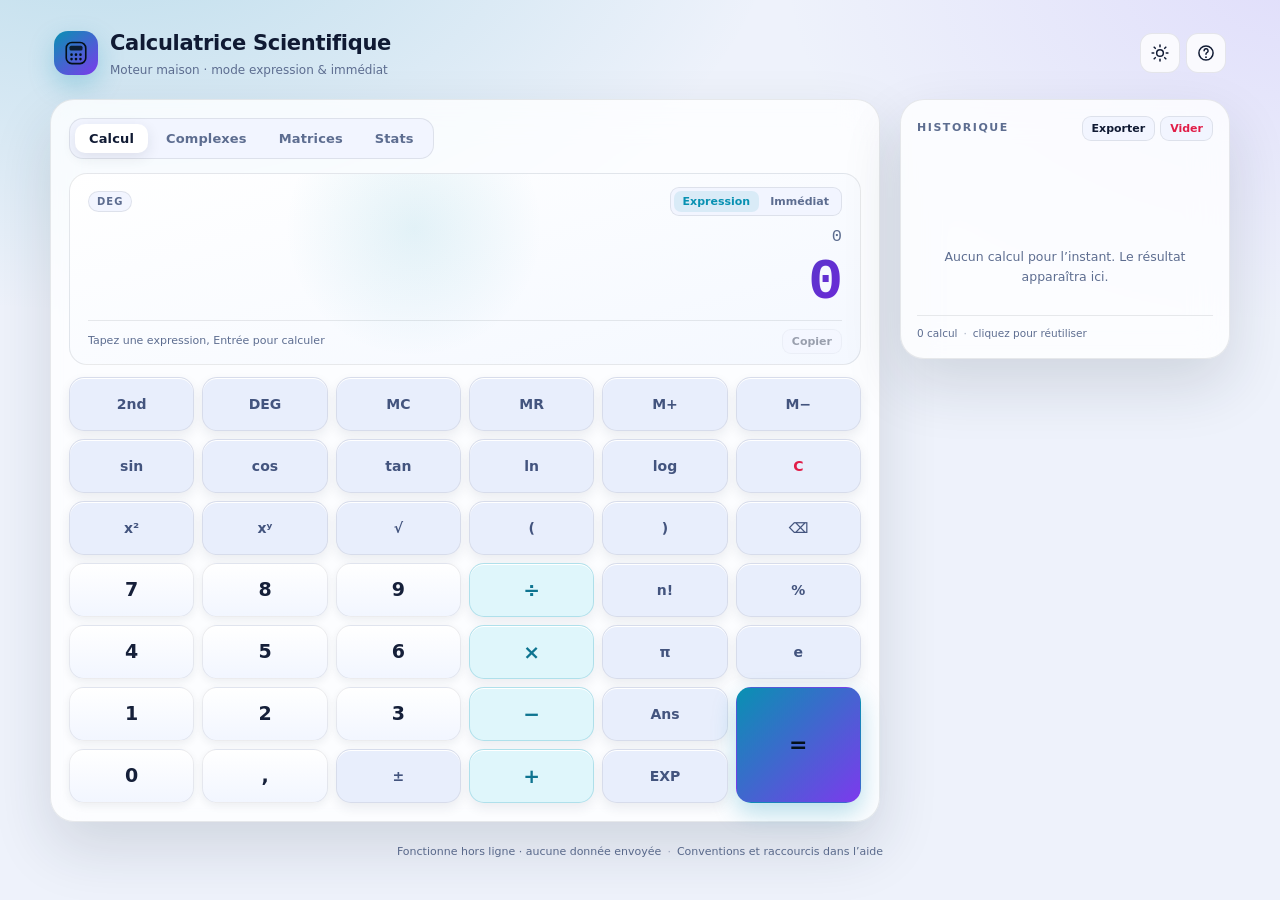
<file: index.html>
<!DOCTYPE html>
<html lang="fr" data-theme="dark">
<head>
  <meta charset="utf-8">
  <meta name="viewport" content="width=device-width, initial-scale=1, viewport-fit=cover">
  <meta name="description" content="Calculatrice scientifique avancée : expression ou mode immédiat, complexes, matrices, statistiques, historique et thèmes sombre, clair et ambre.">
  <meta name="theme-color" content="#0b1020">
  <title>Calculatrice Scientifique</title>
  <link rel="manifest" href="manifest.webmanifest">
  <link rel="icon" href="icons/icon.svg" type="image/svg+xml">
  <link rel="stylesheet" href="styles.css">
</head>
<body>
  <div class="app-shell">
    <header class="topbar">
      <div class="brand">
        <span class="brand-mark" aria-hidden="true">
          <svg viewBox="0 0 32 32" fill="none">
            <rect x="4" y="3" width="24" height="26" rx="7" stroke="currentColor" stroke-width="2"/>
            <rect x="8" y="7" width="16" height="6" rx="2" fill="currentColor" opacity=".85"/>
            <circle cx="10.5" cy="18" r="1.6" fill="currentColor"/>
            <circle cx="16" cy="18" r="1.6" fill="currentColor"/>
            <circle cx="21.5" cy="18" r="1.6" fill="currentColor"/>
            <circle cx="10.5" cy="23.5" r="1.6" fill="currentColor"/>
            <circle cx="16" cy="23.5" r="1.6" fill="currentColor"/>
            <circle cx="21.5" cy="23.5" r="1.6" fill="currentColor"/>
          </svg>
        </span>
        <div class="brand-text">
          <h1>Calculatrice Scientifique</h1>
          <p>Moteur maison · mode expression &amp; immédiat</p>
        </div>
      </div>
      <div class="topbar-actions">
        <button class="icon-btn history-toggle" id="historyToggle" type="button" aria-label="Ouvrir l’historique" title="Historique">
          <svg viewBox="0 0 24 24" fill="none" aria-hidden="true">
            <circle cx="12" cy="12" r="8.5" stroke="currentColor" stroke-width="1.8"/>
            <path d="M12 7.5V12l3 2" stroke="currentColor" stroke-width="1.8" stroke-linecap="round" stroke-linejoin="round"/>
          </svg>
        </button>
        <button class="icon-btn" id="themeToggle" type="button" aria-label="Changer de thème" title="Thème : sombre / clair / ambre">
          <svg class="icon-moon" viewBox="0 0 24 24" fill="none" aria-hidden="true">
            <path d="M20 14.5A8.5 8.5 0 1 1 9.5 4a7 7 0 0 0 10.5 10.5Z" stroke="currentColor" stroke-width="1.8" stroke-linejoin="round"/>
          </svg>
          <svg class="icon-sun" viewBox="0 0 24 24" fill="none" aria-hidden="true">
            <circle cx="12" cy="12" r="4" stroke="currentColor" stroke-width="1.8"/>
            <path d="M12 2.5v2M12 19.5v2M2.5 12h2M19.5 12h2M5 5l1.4 1.4M17.6 17.6 19 19M19 5l-1.4 1.4M6.4 17.6 5 19" stroke="currentColor" stroke-width="1.8" stroke-linecap="round"/>
          </svg>
          <svg class="icon-amber" viewBox="0 0 24 24" fill="none" aria-hidden="true">
            <path d="M5 15.5a7 7 0 0 1 14 0M2.5 19h19M12 4.5V7M4.6 8.1l1.7 1.7M19.4 8.1l-1.7 1.7" stroke="currentColor" stroke-width="1.8" stroke-linecap="round"/>
          </svg>
        </button>
        <button class="icon-btn" id="helpToggle" type="button" aria-label="Aide et raccourcis" title="Aide">
          <svg viewBox="0 0 24 24" fill="none" aria-hidden="true">
            <circle cx="12" cy="12" r="8.5" stroke="currentColor" stroke-width="1.8"/>
            <path d="M9.7 9.3a2.4 2.4 0 1 1 3.4 2.2c-.7.4-1.1.9-1.1 1.7v.3" stroke="currentColor" stroke-width="1.8" stroke-linecap="round"/>
            <circle cx="12" cy="17" r="1.1" fill="currentColor"/>
          </svg>
        </button>
      </div>
    </header>

    <main class="workspace">
      <section class="calculator panel" aria-label="Calculatrice">
        <nav class="tabs" role="tablist" aria-label="Modules de calcul">
          <button class="tab is-active" type="button" role="tab" aria-selected="true" data-tab="calc">Calcul</button>
          <button class="tab" type="button" role="tab" aria-selected="false" data-tab="complex">Complexes</button>
          <button class="tab" type="button" role="tab" aria-selected="false" data-tab="matrix">Matrices</button>
          <button class="tab" type="button" role="tab" aria-selected="false" data-tab="stats">Stats</button>
        </nav>

        <!-- ============ Calcul ============ -->
        <div class="tab-panel" id="panel-calc" role="tabpanel" aria-label="Calcul">
          <div class="display" id="display">
            <div class="display-head">
              <div class="chips">
                <span class="chip" id="angleChip">DEG</span>
                <span class="chip chip-accent" id="secondChip" hidden>2nd</span>
                <span class="chip" id="memChip" hidden>M</span>
              </div>
              <div class="mode-switch" role="group" aria-label="Mode de calcul">
                <button type="button" data-mode="expression" class="is-active">Expression</button>
                <button type="button" data-mode="immediate">Immédiat</button>
              </div>
            </div>
            <div class="display-expr" id="exprLine">0</div>
            <div class="display-result" id="resultLine" aria-live="polite">0</div>
            <div class="display-error" id="errorLine" role="alert" hidden></div>
            <div class="display-foot">
              <span class="display-hint" id="displayHint">Tapez une expression, Entrée pour calculer</span>
              <button class="ghost-btn small" id="copyBtn" type="button">Copier</button>
            </div>
          </div>
          <div class="keypad" id="keypad" role="group" aria-label="Pavé de la calculatrice"></div>
        </div>

        <!-- ============ Complexes ============ -->
        <div class="tab-panel" id="panel-complex" role="tabpanel" aria-label="Complexes" hidden>
          <div class="module">
            <div class="module-head">
              <h2>Calcul complexe</h2>
              <p>Saisissez une expression avec <code>i</code>, par exemple <code>(3+4i)*(1-2i)</code>.</p>
            </div>
            <input id="complexInput" class="text-input" type="text" value="3+4i" spellcheck="false" autocomplete="off" aria-label="Expression complexe">
            <div class="quick-keys" id="complexKeys">
              <button type="button" data-insert="i">i</button>
              <button type="button" data-insert="+">+</button>
              <button type="button" data-insert="−">−</button>
              <button type="button" data-insert="×">×</button>
              <button type="button" data-insert="÷">÷</button>
              <button type="button" data-insert="^">^</button>
              <button type="button" data-insert="(">(</button>
              <button type="button" data-insert=")">)</button>
              <button type="button" data-insert="conj(">conj</button>
              <button type="button" data-insert="arg(">arg</button>
              <button type="button" data-insert="abs(">|z|</button>
            </div>
            <div class="module-actions">
              <button class="primary-btn" id="complexEval" type="button">Calculer</button>
              <button class="ghost-btn" id="complexClear" type="button">Effacer</button>
            </div>
            <div class="readout">
              <div class="readout-grid">
                <div>
                  <div class="readout-label">Forme algébrique</div>
                  <div class="readout-value" id="complexRect">—</div>
                </div>
                <div>
                  <div class="readout-label">Forme polaire</div>
                  <div class="readout-value" id="complexPolar">—</div>
                </div>
              </div>
              <div class="readout-label">Module · argument</div>
              <div class="readout-sub" id="complexDetail">—</div>
              <p class="module-error" id="complexError" role="alert" hidden></p>
            </div>
          </div>
        </div>

        <!-- ============ Matrices ============ -->
        <div class="tab-panel" id="panel-matrix" role="tabpanel" aria-label="Matrices" hidden>
          <div class="module">
            <div class="module-head">
              <h2>Matrices</h2>
              <p>Remplissez A et B (valeurs ou petites expressions), puis choisissez une opération.</p>
            </div>
            <div class="matrix-toolbar">
              <label for="matrixSize">Taille</label>
              <select id="matrixSize">
                <option value="2">2 × 2</option>
                <option value="3">3 × 3</option>
              </select>
              <button class="ghost-btn small" id="matrixReset" type="button">Réinitialiser</button>
            </div>
            <div class="matrix-grid">
              <div class="matrix-block">
                <h3>Matrice A</h3>
                <div class="matrix-inputs" id="matrixA"></div>
              </div>
              <div class="matrix-block">
                <h3>Matrice B</h3>
                <div class="matrix-inputs" id="matrixB"></div>
              </div>
            </div>
            <div class="matrix-ops">
              <button type="button" data-op="add">A + B</button>
              <button type="button" data-op="sub">A − B</button>
              <button type="button" data-op="mul">A × B</button>
              <button type="button" data-op="detA">det(A)</button>
              <button type="button" data-op="invA">A⁻¹</button>
              <button type="button" data-op="transA">Aᵀ</button>
              <button type="button" data-op="transB">Bᵀ</button>
            </div>
            <div class="readout">
              <div class="readout-label" id="matrixResultLabel">Résultat</div>
              <div class="matrix-result" id="matrixResult">—</div>
              <p class="module-error" id="matrixError" role="alert" hidden></p>
            </div>
          </div>
        </div>

        <!-- ============ Statistiques ============ -->
        <div class="tab-panel" id="panel-stats" role="tabpanel" aria-label="Statistiques" hidden>
          <div class="module">
            <div class="module-head">
              <h2>Statistiques</h2>
              <p>Une valeur par ligne. Pour une régression, écrivez des couples <code>x ; y</code> (point-virgule).</p>
            </div>
            <textarea id="statsInput" class="text-input stats-input" rows="6" spellcheck="false" aria-label="Série statistique">2
4
4
4
5
5
7
9</textarea>
            <div class="module-actions">
              <button class="primary-btn" id="statsCompute" type="button">Calculer</button>
              <button class="ghost-btn" id="statsExample" type="button">Exemple avec couples</button>
            </div>
            <div class="stat-grid" id="statsSummary"></div>
            <div class="readout" id="statsRegressionBox" hidden>
              <div class="readout-label">Régression linéaire</div>
              <div class="stat-grid" id="statsRegression"></div>
              <p class="readout-sub" id="statsEquation">—</p>
            </div>
            <p class="module-error" id="statsError" role="alert" hidden></p>
          </div>
        </div>
      </section>

      <aside class="history panel" id="historyPanel" aria-label="Historique des calculs">
        <div class="history-head">
          <h2>Historique</h2>
          <div class="history-actions">
            <button class="ghost-btn small" id="exportBtn" type="button">Exporter</button>
            <button class="ghost-btn small danger" id="clearHistoryBtn" type="button">Vider</button>
            <button class="icon-btn history-close" id="closeHistory" type="button" aria-label="Fermer l’historique">
              <svg viewBox="0 0 24 24" fill="none" aria-hidden="true"><path d="m6 6 12 12M18 6 6 18" stroke="currentColor" stroke-width="1.8" stroke-linecap="round"/></svg>
            </button>
          </div>
        </div>
        <ol class="history-list" id="historyList"></ol>
        <p class="history-empty" id="historyEmpty">Aucun calcul pour l’instant. Le résultat apparaîtra ici.</p>
        <div class="history-foot">
          <span id="historyCount">0 calcul</span>
          <span class="dot" aria-hidden="true">·</span>
          <span>cliquez pour réutiliser</span>
        </div>
      </aside>
      <div class="backdrop" id="backdrop" hidden></div>
    </main>

    <footer class="footer">
      <span>Fonctionne hors ligne · aucune donnée envoyée</span>
      <span class="dot" aria-hidden="true">·</span>
      <span>Conventions et raccourcis dans l’aide</span>
    </footer>
  </div>

  <dialog id="helpDialog" class="help-dialog" aria-labelledby="helpTitle">
    <div class="help-head">
      <div>
        <p class="eyebrow">Mode d’emploi</p>
        <h2 id="helpTitle">Aide et raccourcis</h2>
      </div>
      <form method="dialog">
        <button class="icon-btn" type="submit" aria-label="Fermer l’aide">
          <svg viewBox="0 0 24 24" fill="none" aria-hidden="true"><path d="m6 6 12 12M18 6 6 18" stroke="currentColor" stroke-width="1.8" stroke-linecap="round"/></svg>
        </button>
      </form>
    </div>
    <div class="help-body">
      <section>
        <h3>Deux modes</h3>
        <p><strong>Expression</strong> : les priorités habituelles s’appliquent, <code>2+3×4 = 14</code>, l’expression reste modifiable.</p>
        <p><strong>Immédiat</strong> : façon calculatrice de poche, <code>2+3×4 = 20</code>, <code>=</code> répété rejoue la dernière opération.</p>
      </section>
      <section>
        <h3>Conventions</h3>
        <ul>
          <li><code>,</code> est la virgule décimale ; <code>;</code> sépare les arguments : <code>log(8;2)</code>.</li>
          <li><code>%</code> divise par 100 : <code>200+10% = 200,1</code>.</li>
          <li><code>−2^2 = −4</code>, <code>2^3^2 = 512</code>, <code>3! = 6</code>, <code>50% = 0,5</code>.</li>
          <li>La multiplication implicite est acceptée : <code>2π</code>, <code>3(4+5)</code>, <code>2sin(30)</code>.</li>
          <li>Les angles suivent le mode DEG / RAD / GRAD affiché en haut de l’écran.</li>
          <li><code>EXP</code> insère <code>×10^(</code> : <code>1,23 EXP 5 = 123 000</code>.</li>
        </ul>
      </section>
      <section>
        <h3>Fonctions disponibles</h3>
        <div class="help-functions">
          <p><strong>Trigonométrie</strong><br>sin, cos, tan, asin, acos, atan, sinh, cosh, tanh, asinh, acosh, atanh</p>
          <p><strong>Puissances et racines</strong><br>sqrt, cbrt, nthroot(x;n), exp, pow(x;y), ^, ², ³</p>
          <p><strong>Logarithmes</strong><br>ln, log (base 10), log2, logb(x;base)</p>
          <p><strong>Combinatoire</strong><br>fact, !, nCr, nPr, mod, abs, sign, floor, ceil, round(x;d), trunc</p>
          <p><strong>Divers</strong><br>min, max, gcd, lcm, rand(), randint(a;b), re, im, conj, arg</p>
          <p><strong>Conversions</strong><br>deg2rad, rad2deg, dms(d;m;s), c2f, f2c, km2mi, mi2km, kg2lb, lb2kg, m2ft, ft2m, l2gal, gal2l</p>
        </div>
      </section>
      <section>
        <h3>Clavier physique</h3>
        <div class="help-keys">
          <span><kbd>0</kbd>–<kbd>9</kbd> chiffres</span>
          <span><kbd>+</kbd> <kbd>-</kbd> <kbd>*</kbd> <kbd>/</kbd> <kbd>^</kbd> opérateurs</span>
          <span><kbd>Entrée</kbd> ou <kbd>=</kbd> calculer</span>
          <span><kbd>Retour arrière</kbd> effacer un caractère</span>
          <span><kbd>Échap</kbd> tout effacer</span>
          <span><kbd>p</kbd> insère π</span>
        </div>
      </section>
      <section>
        <h3>Modules avancés</h3>
        <ul>
          <li><strong>Complexes</strong> : résultat en forme algébrique et polaire.</li>
          <li><strong>Matrices</strong> : 2×2 ou 3×3, somme, différence, produit, déterminant, inverse, transposée.</li>
          <li><strong>Stats</strong> : effectif, somme, moyenne, médiane, quartiles, min/max, écarts-types, régression linéaire.</li>
        </ul>
      </section>
    </div>
  </dialog>

  <div class="toast" id="toast" role="status" aria-live="polite" hidden></div>

  <script src="engine.js"></script>
  <script src="app.js"></script>
</body>
</html>
</file>
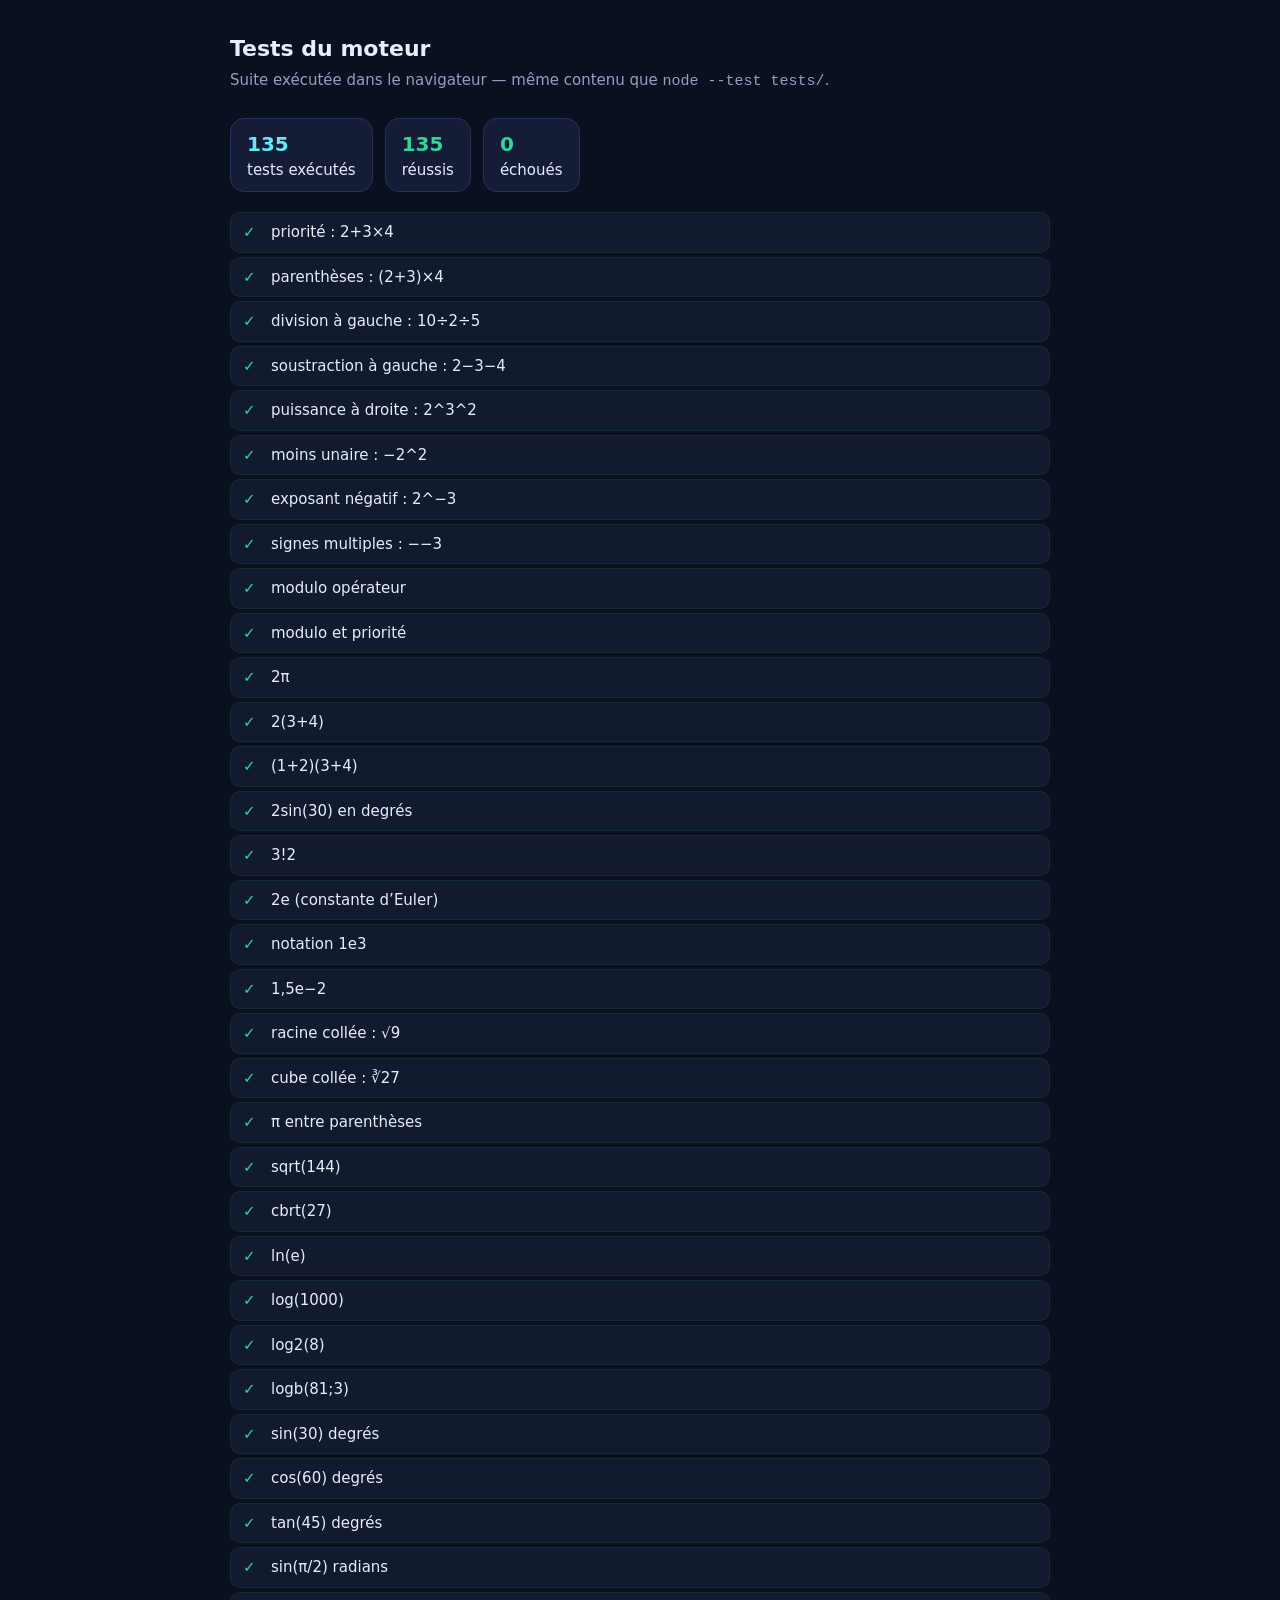
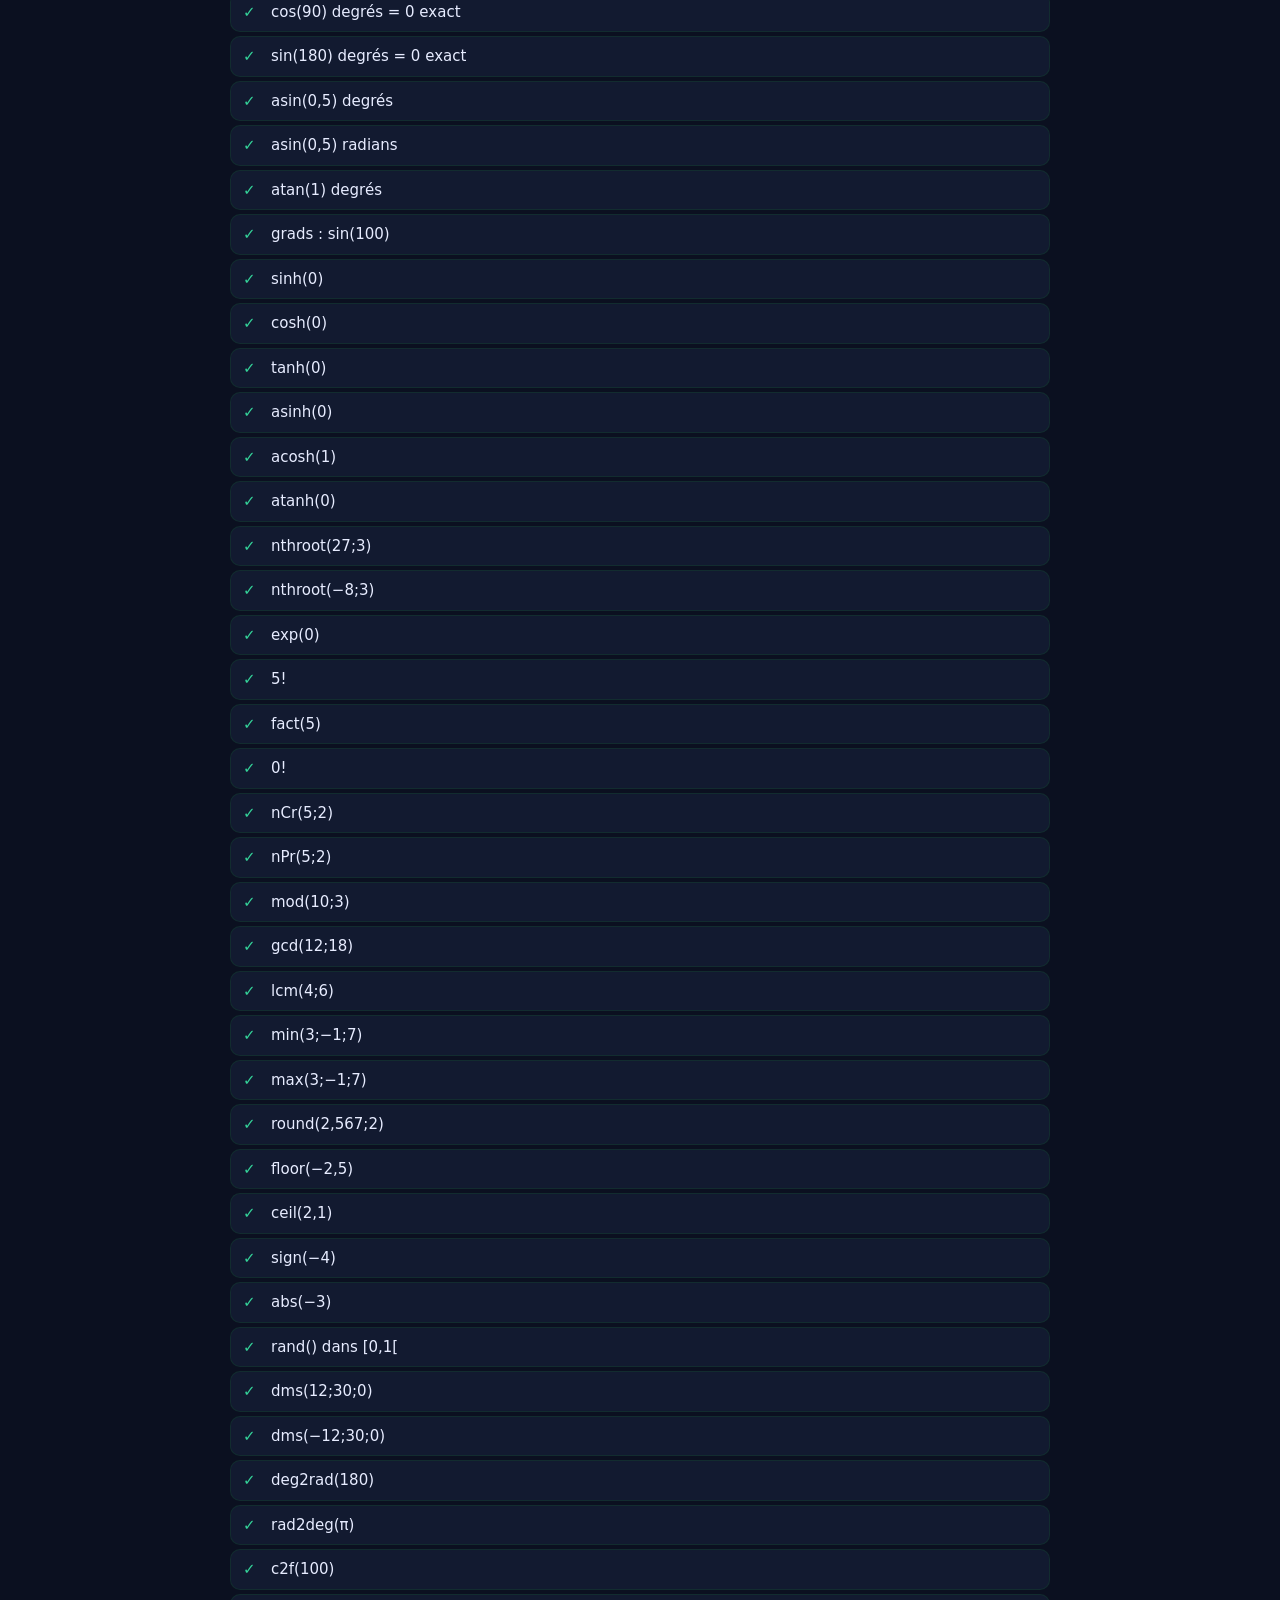
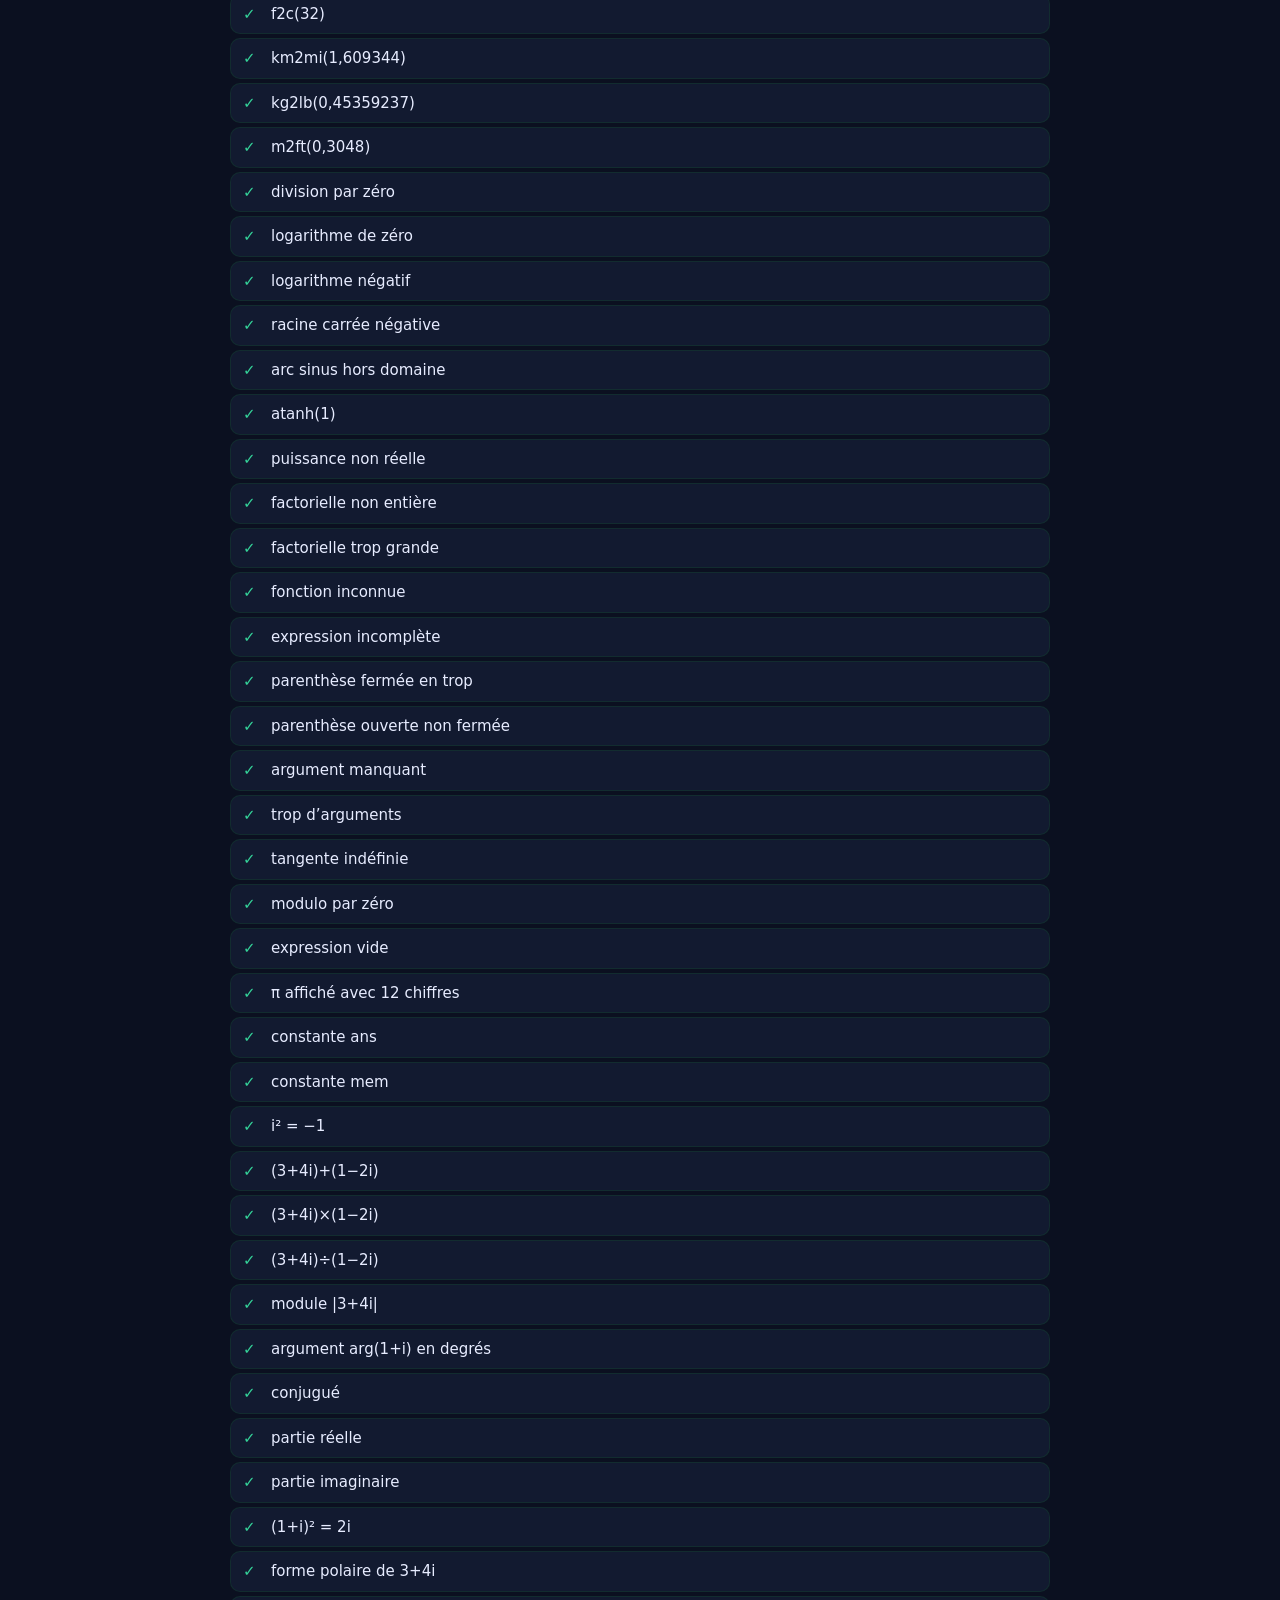
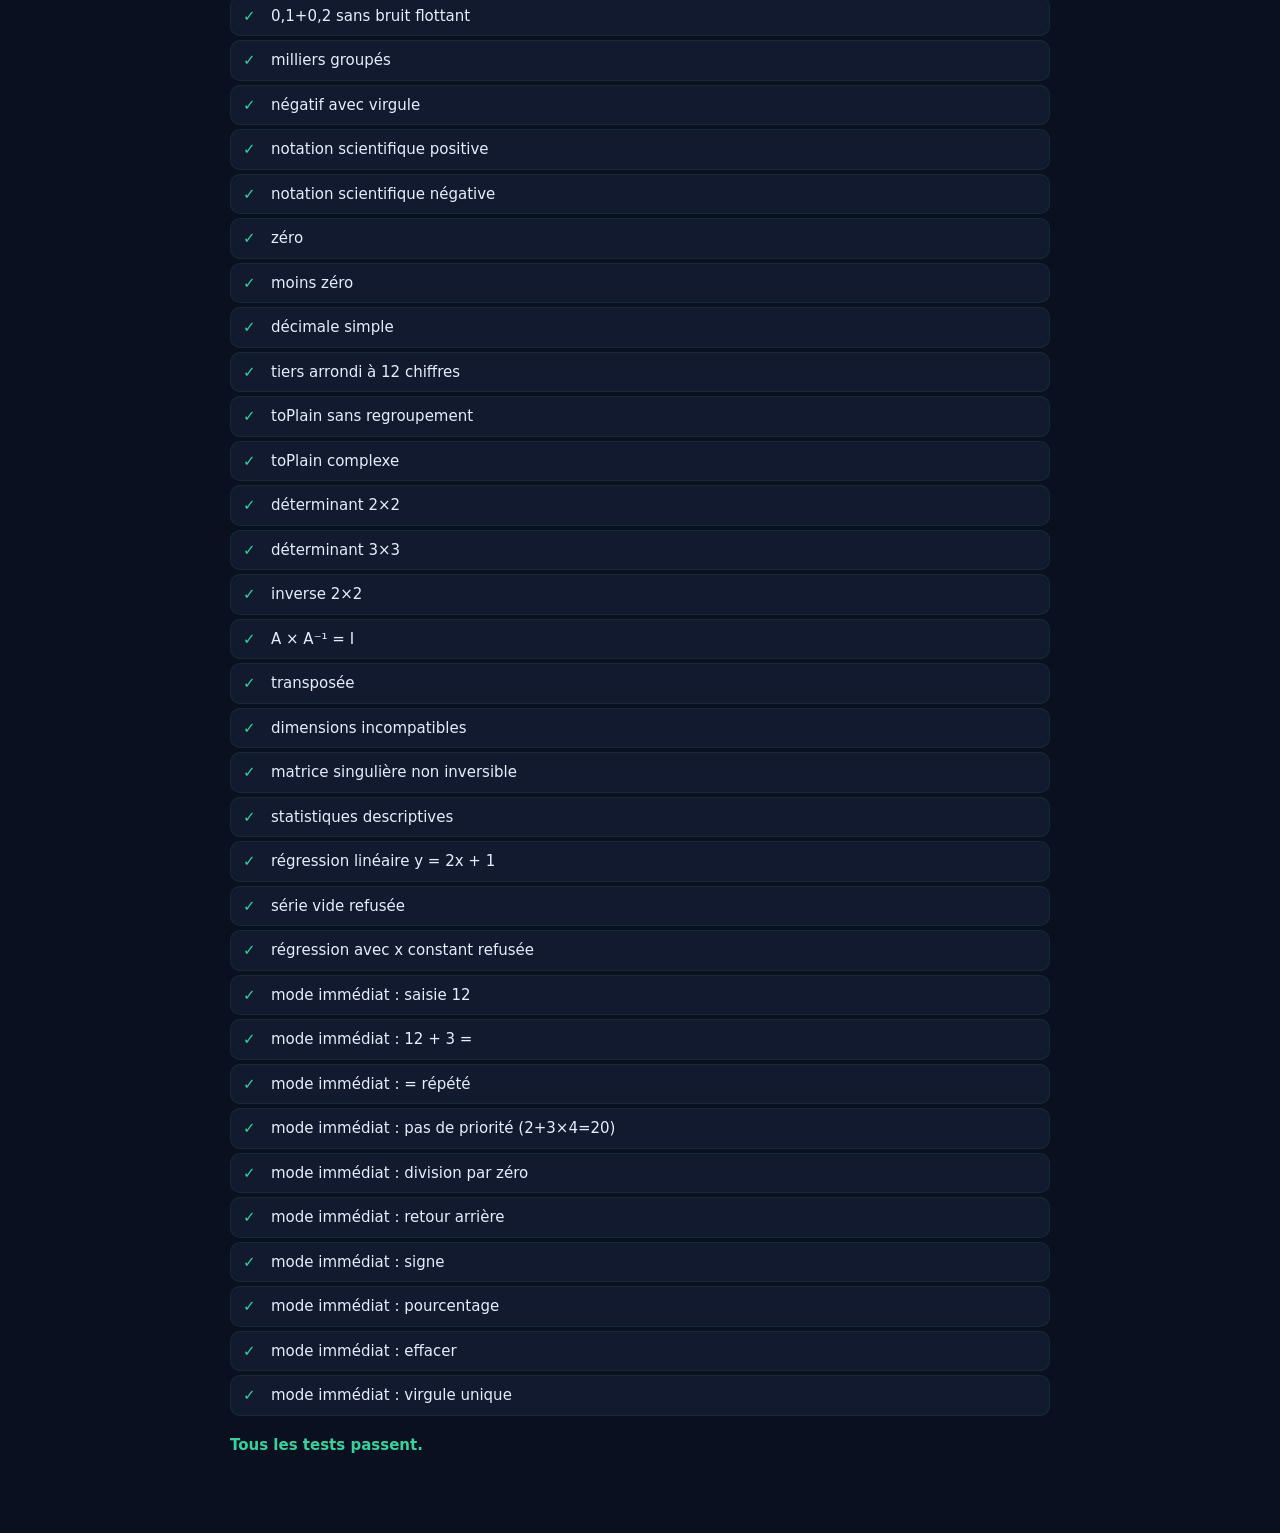
<file: tests/tests.html>
<!DOCTYPE html>
<html lang="fr">
<head>
  <meta charset="utf-8">
  <meta name="viewport" content="width=device-width, initial-scale=1">
  <title>Tests du moteur — Calculatrice Scientifique</title>
  <style>
    :root { color-scheme: dark; }
    body {
      margin: 0; padding: 32px 20px 64px;
      background: #0b1020; color: #e7ecff;
      font: 15px/1.5 "Segoe UI", system-ui, sans-serif;
    }
    main { max-width: 820px; margin: 0 auto; }
    h1 { font-size: 22px; margin: 0 0 4px; }
    p.sub { color: #93a0c4; margin: 0 0 24px; }
    .summary {
      display: flex; gap: 12px; flex-wrap: wrap; margin-bottom: 20px;
    }
    .badge {
      padding: 10px 16px; border-radius: 14px; background: #151d36;
      border: 1px solid #26315a; font-variant-numeric: tabular-nums;
    }
    .badge b { font-size: 20px; display: block; }
    .badge.pass b { color: #34d399; }
    .badge.fail b { color: #fb7185; }
    .badge.total b { color: #67e8f9; }
    ol { list-style: none; padding: 0; margin: 0; }
    li {
      display: flex; gap: 10px; align-items: flex-start;
      padding: 8px 12px; border-radius: 10px; margin-bottom: 4px;
      background: #121a30; border: 1px solid transparent;
      font-variant-numeric: tabular-nums;
    }
    li.ok { border-color: #14532d55; }
    li.ko { border-color: #7f1d1d; background: #2a1220; }
    li .mark { width: 18px; flex: none; font-weight: 700; }
    li.ok .mark { color: #34d399; }
    li.ko .mark { color: #fb7185; }
    li .msg { color: #fda4af; font-size: 13px; display: block; margin-top: 2px; }
    .allgood { margin-top: 18px; color: #34d399; font-weight: 600; }
  </style>
</head>
<body>
<main>
  <h1>Tests du moteur</h1>
  <p class="sub">Suite exécutée dans le navigateur — même contenu que <code>node --test tests/</code>.</p>
  <div class="summary" id="summary"></div>
  <ol id="list"></ol>
  <p class="allgood" id="allgood" hidden>Tous les tests passent.</p>
</main>

<script src="../engine.js"></script>
<script src="cases.js"></script>
<script>
  (function () {
    'use strict';
    var summary = document.getElementById('summary');
    var list = document.getElementById('list');
    var allgood = document.getElementById('allgood');
    var cases = CalcTestCases.cases(CalcEngine);
    var results = [];
    var passed = 0;

    cases.forEach(function (item) {
      var entry = { name: item.name, ok: true, error: '' };
      try {
        item.fn();
        passed++;
      } catch (err) {
        entry.ok = false;
        entry.error = err && err.message ? err.message : String(err);
      }
      results.push(entry);

      var li = document.createElement('li');
      li.className = entry.ok ? 'ok' : 'ko';
      var mark = document.createElement('span');
      mark.className = 'mark';
      mark.textContent = entry.ok ? '✓' : '✕';
      var body = document.createElement('span');
      body.textContent = entry.name;
      if (!entry.ok) {
        var msg = document.createElement('span');
        msg.className = 'msg';
        msg.textContent = entry.error;
        body.appendChild(msg);
      }
      li.appendChild(mark);
      li.appendChild(body);
      list.appendChild(li);
    });

    function badge(label, value, cls) {
      var div = document.createElement('div');
      div.className = 'badge ' + cls;
      var b = document.createElement('b');
      b.textContent = value;
      div.appendChild(b);
      div.appendChild(document.createTextNode(label));
      return div;
    }

    var failed = results.length - passed;
    summary.appendChild(badge('tests exécutés', results.length, 'total'));
    summary.appendChild(badge('réussis', passed, 'pass'));
    summary.appendChild(badge('échoués', failed, failed ? 'fail' : 'pass'));
    if (!failed) allgood.hidden = false;

    window.__testResults = {
      total: results.length,
      passed: passed,
      failed: failed,
      results: results
    };
  })();
</script>
</body>
</html>
</file>
<file: styles.css>
/* ============================================================
   Calculatrice Scientifique — feuille de style
   Thèmes sombre / clair / ambre par variables CSS
   ============================================================ */

:root {
  --font-ui: "Segoe UI", system-ui, -apple-system, "Inter", "Helvetica Neue", sans-serif;
  --font-mono: ui-monospace, "Cascadia Code", "SF Mono", Consolas, "Liberation Mono", monospace;

  --bg: #070b16;
  --glow-a: rgba(34, 211, 238, .16);
  --glow-b: rgba(167, 139, 250, .14);
  --panel: rgba(17, 24, 43, .74);
  --panel-solid: #101728;
  --well: rgba(9, 14, 27, .55);
  --border: rgba(148, 163, 184, .14);
  --border-strong: rgba(148, 163, 184, .30);
  --text: #e9eeff;
  --muted: #8d9bc0;
  --accent: #22d3ee;
  --accent-2: #a78bfa;
  --accent-soft: rgba(34, 211, 238, .14);
  --danger: #fb7185;
  --shadow: 0 30px 70px rgba(0, 0, 0, .50);

  --display-bg: linear-gradient(165deg, rgba(10, 16, 30, .94), rgba(17, 26, 47, .74));
  --result-gradient: linear-gradient(120deg, #e9eeff, #67e8f9 55%, #c4b5fd);
  --num-bg: linear-gradient(180deg, rgba(38, 50, 82, .92), rgba(27, 37, 62, .92));
  --num-text: #f2f6ff;
  --key-border: rgba(148, 163, 184, .13);
  --key-shadow: inset 0 1px 0 rgba(255, 255, 255, .07), 0 4px 10px rgba(0, 0, 0, .16);
  --key-bg-hover: rgba(56, 72, 112, .96);
  --fn-bg: rgba(30, 41, 68, .62);
  --fn-text: #a7b7dd;
  --op-bg: rgba(34, 211, 238, .12);
  --op-text: #67e8f9;
  --toast-bg: #e9eeff;
  --toast-text: #0b1020;
  color-scheme: dark;
}

[data-theme="light"] {
  --bg: #eef2fb;
  --glow-a: color-mix(in srgb, var(--accent) 22%, transparent);
  --glow-b: rgba(167, 139, 250, .20);
  --panel: rgba(255, 255, 255, .80);
  --panel-solid: #ffffff;
  --well: rgba(241, 245, 255, .92);
  --border: rgba(15, 23, 42, .09);
  --border-strong: rgba(15, 23, 42, .22);
  --text: #101a33;
  --muted: #5d6d90;
  --accent: #0891b2;
  --accent-2: #7c3aed;
  --accent-soft: rgba(8, 145, 178, .10);
  --danger: #e11d48;
  --shadow: 0 26px 60px rgba(30, 41, 59, .14);

  --display-bg: linear-gradient(165deg, #ffffff, #f4f8ff);
  --result-gradient: linear-gradient(120deg, #0f172a, #0e7490 55%, #6d28d9);
  --num-bg: linear-gradient(180deg, #ffffff, #f2f6ff);
  --num-text: #16203a;
  --key-border: rgba(15, 23, 42, .08);
  --key-shadow: inset 0 1px 0 #ffffff, 0 5px 12px rgba(30, 41, 59, .08);
  --key-bg-hover: #ffffff;
  --fn-bg: #e8eefc;
  --fn-text: #43547e;
  --op-bg: #dff6fb;
  --op-text: #0e7490;
  --toast-bg: #101a33;
  --toast-text: #f8fafc;
  color-scheme: light;
}

[data-theme="amber"] {
  --bg: #140d07;
  --glow-a: rgba(251, 191, 36, .14);
  --glow-b: rgba(234, 88, 12, .13);
  --panel: rgba(36, 24, 14, .76);
  --panel-solid: #24180e;
  --well: rgba(22, 14, 8, .58);
  --border: rgba(253, 230, 138, .12);
  --border-strong: rgba(253, 230, 138, .28);
  --text: #fdf1dc;
  --muted: #c2a27a;
  --accent: #fbbf24;
  --accent-2: #f97316;
  --accent-soft: rgba(251, 191, 36, .14);
  --danger: #f87171;
  --shadow: 0 30px 70px rgba(0, 0, 0, .55);

  --display-bg: linear-gradient(165deg, rgba(26, 17, 9, .95), rgba(44, 29, 16, .76));
  --result-gradient: linear-gradient(120deg, #fdf1dc, #fcd34d 55%, #fb923c);
  --num-bg: linear-gradient(180deg, rgba(70, 48, 28, .92), rgba(52, 35, 20, .92));
  --num-text: #fff7e8;
  --key-border: rgba(253, 230, 138, .12);
  --key-shadow: inset 0 1px 0 rgba(255, 237, 200, .07), 0 4px 10px rgba(0, 0, 0, .20);
  --key-bg-hover: rgba(92, 64, 38, .96);
  --fn-bg: rgba(58, 39, 22, .64);
  --fn-text: #e3c79c;
  --op-bg: rgba(251, 191, 36, .13);
  --op-text: #fcd34d;
  --toast-bg: #fdf1dc;
  --toast-text: #1c1209;
  color-scheme: dark;
}

*,
*::before,
*::after {
  box-sizing: border-box;
}

[hidden] {
  display: none !important;
}

html {
  -webkit-text-size-adjust: 100%;
}

body {
  margin: 0;
  min-height: 100dvh;
  padding: clamp(12px, 2.2vw, 30px);
  background:
    radial-gradient(1100px 680px at 8% -12%, var(--glow-a), transparent 62%),
    radial-gradient(900px 620px at 102% -4%, var(--glow-b), transparent 58%),
    var(--bg);
  background-attachment: fixed;
  color: var(--text);
  font-family: var(--font-ui);
  font-size: 15px;
  line-height: 1.5;
  display: flex;
  justify-content: center;
  -webkit-font-smoothing: antialiased;
}

::selection {
  background: var(--accent-soft);
  color: var(--text);
}

button,
input,
textarea,
select {
  font-family: inherit;
  font-size: inherit;
  color: inherit;
}

button {
  cursor: pointer;
}

code,
kbd,
.mono {
  font-family: var(--font-mono);
}

.app-shell {
  width: min(1180px, 100%);
  display: flex;
  flex-direction: column;
  gap: clamp(14px, 2vw, 20px);
}

/* ------------------------------------------------------------
   En-tête
   ------------------------------------------------------------ */

.topbar {
  display: flex;
  align-items: center;
  justify-content: space-between;
  gap: 16px;
  padding: 0 4px;
}

.brand {
  display: flex;
  align-items: center;
  gap: 12px;
  min-width: 0;
}

.brand-mark {
  width: 44px;
  height: 44px;
  flex: none;
  display: grid;
  place-items: center;
  border-radius: 14px;
  background: linear-gradient(140deg, var(--accent), var(--accent-2));
  color: #041018;
  box-shadow: 0 10px 26px color-mix(in srgb, var(--accent) 28%, transparent);
}

.brand-mark svg {
  width: 26px;
  height: 26px;
}

.brand-text {
  min-width: 0;
}

.brand-text h1 {
  margin: 0;
  font-size: clamp(17px, 2.1vw, 21px);
  font-weight: 650;
  letter-spacing: -.015em;
  white-space: nowrap;
  overflow: hidden;
  text-overflow: ellipsis;
}

.brand-text p {
  margin: 1px 0 0;
  font-size: 12px;
  color: var(--muted);
  white-space: nowrap;
  overflow: hidden;
  text-overflow: ellipsis;
}

.topbar-actions {
  display: flex;
  align-items: center;
  gap: 6px;
  flex: none;
}

.icon-btn {
  width: 40px;
  height: 40px;
  display: inline-grid;
  place-items: center;
  border-radius: 12px;
  border: 1px solid var(--border);
  background: var(--panel);
  color: var(--text);
  transition: background-color .16s ease, border-color .16s ease, transform .1s ease, color .16s ease;
}

.icon-btn svg {
  width: 20px;
  height: 20px;
}

.icon-btn:hover {
  background: var(--key-bg-hover);
  border-color: var(--border-strong);
}

.icon-btn:active {
  transform: translateY(1px);
}

.icon-btn:focus-visible,
.tab:focus-visible,
.key:focus-visible,
.ghost-btn:focus-visible,
.primary-btn:focus-visible,
.quick-keys button:focus-visible,
.matrix-ops button:focus-visible,
.matrix-cell:focus-visible,
.text-input:focus-visible,
select:focus-visible {
  outline: 2px solid var(--accent);
  outline-offset: 2px;
}

[data-theme="dark"] .icon-sun,
[data-theme="dark"] .icon-amber,
[data-theme="light"] .icon-moon,
[data-theme="light"] .icon-amber,
[data-theme="amber"] .icon-moon,
[data-theme="amber"] .icon-sun {
  display: none;
}

.history-toggle,
.history-close {
  display: none;
}

/* ------------------------------------------------------------
   Structure générale
   ------------------------------------------------------------ */

.workspace {
  display: grid;
  grid-template-columns: minmax(0, 1fr) 330px;
  gap: clamp(14px, 2vw, 20px);
  align-items: start;
}

.panel {
  background: var(--panel);
  border: 1px solid var(--border);
  border-radius: 24px;
  box-shadow: var(--shadow);
  backdrop-filter: blur(18px) saturate(130%);
  -webkit-backdrop-filter: blur(18px) saturate(130%);
}

.calculator {
  padding: clamp(12px, 1.8vw, 18px);
  min-width: 0;
}

.tabs {
  display: flex;
  gap: 4px;
  padding: 5px;
  border-radius: 14px;
  background: var(--well);
  border: 1px solid var(--border);
  width: fit-content;
  max-width: 100%;
}

.tab {
  border: 0;
  background: transparent;
  color: var(--muted);
  padding: 7px 14px;
  border-radius: 10px;
  font-size: 13px;
  font-weight: 600;
  letter-spacing: .01em;
  transition: background-color .16s ease, color .16s ease, box-shadow .16s ease;
  white-space: nowrap;
}

.tab:hover {
  color: var(--text);
}

.tab.is-active {
  background: var(--panel-solid);
  color: var(--text);
  box-shadow: 0 4px 14px rgba(0, 0, 0, .18);
}

[data-theme="light"] .tab.is-active {
  box-shadow: 0 4px 14px rgba(30, 41, 59, .10);
}

.tab-panel {
  padding-top: 14px;
}

/* ------------------------------------------------------------
   Afficheur
   ------------------------------------------------------------ */

.display {
  position: relative;
  overflow: hidden;
  padding: 13px 18px 10px;
  border-radius: 18px;
  border: 1px solid var(--border);
  background: var(--display-bg);
  box-shadow: inset 0 1px 0 rgba(255, 255, 255, .06);
  transition: border-color .2s ease;
}

.display::before {
  content: "";
  position: absolute;
  inset: -40% 40% auto auto;
  width: 260px;
  height: 260px;
  border-radius: 50%;
  background: radial-gradient(circle, var(--accent-soft), transparent 70%);
  pointer-events: none;
}

.display-head {
  display: flex;
  align-items: center;
  justify-content: space-between;
  gap: 10px;
  position: relative;
}

.chips {
  display: flex;
  gap: 6px;
  min-height: 20px;
}

.chip {
  display: inline-flex;
  align-items: center;
  padding: 2px 8px;
  border-radius: 999px;
  border: 1px solid var(--border);
  background: var(--well);
  color: var(--muted);
  font-size: 10px;
  font-weight: 700;
  letter-spacing: .10em;
  text-transform: uppercase;
}

.chip-accent {
  color: var(--accent);
  border-color: var(--accent-soft);
  background: var(--accent-soft);
}

.mode-switch {
  display: flex;
  gap: 2px;
  padding: 3px;
  border-radius: 9px;
  background: var(--well);
  border: 1px solid var(--border);
}

.mode-switch button {
  border: 0;
  background: transparent;
  color: var(--muted);
  border-radius: 7px;
  padding: 4px 9px;
  font-size: 11px;
  font-weight: 600;
  transition: background-color .16s ease, color .16s ease;
}

.mode-switch button.is-active {
  background: var(--accent-soft);
  color: var(--accent);
}

.display-expr {
  position: relative;
  margin-top: 8px;
  min-height: 26px;
  text-align: right;
  font-family: var(--font-mono);
  font-size: 17px;
  color: var(--muted);
  white-space: nowrap;
  overflow-x: auto;
  scrollbar-width: none;
  font-variant-numeric: tabular-nums;
}

.display-expr::-webkit-scrollbar {
  display: none;
}

.display-result {
  position: relative;
  min-height: 66px;
  display: flex;
  align-items: center;
  justify-content: flex-end;
  text-align: right;
  font-family: var(--font-mono);
  font-size: clamp(38px, 5.6vw, 58px);
  font-weight: 600;
  line-height: 1.06;
  letter-spacing: -.02em;
  background: var(--result-gradient);
  -webkit-background-clip: text;
  background-clip: text;
  color: transparent;
  white-space: nowrap;
  overflow-x: auto;
  scrollbar-width: none;
  font-variant-numeric: tabular-nums;
  transition: opacity .18s ease;
  padding: 2px 0;
}

.display-result::-webkit-scrollbar {
  display: none;
}

.display-result.is-preview {
  opacity: .55;
}

.display-error {
  position: relative;
  margin-top: 2px;
  text-align: right;
  color: var(--danger);
  font-size: 13px;
  font-weight: 500;
}

.display-foot {
  position: relative;
  display: flex;
  align-items: center;
  justify-content: space-between;
  gap: 10px;
  margin-top: 4px;
  padding-top: 8px;
  border-top: 1px solid var(--border);
}

.display-hint {
  font-size: 11px;
  color: var(--muted);
  overflow: hidden;
  text-overflow: ellipsis;
  white-space: nowrap;
}

/* ------------------------------------------------------------
   Boutons génériques
   ------------------------------------------------------------ */

.ghost-btn {
  border: 1px solid var(--border);
  background: var(--well);
  color: var(--text);
  border-radius: 9px;
  padding: 7px 11px;
  font-size: 12px;
  font-weight: 600;
  transition: background-color .16s ease, border-color .16s ease, color .16s ease, opacity .16s ease;
}

.ghost-btn:hover:not(:disabled) {
  border-color: var(--border-strong);
  background: var(--key-bg-hover);
}

.ghost-btn.small {
  padding: 5px 9px;
  font-size: 11px;
}

.ghost-btn.danger {
  color: var(--danger);
}

.ghost-btn:disabled {
  opacity: .4;
  cursor: default;
}

.primary-btn {
  border: 0;
  border-radius: 11px;
  padding: 10px 18px;
  font-size: 13px;
  font-weight: 700;
  color: #04111c;
  background: linear-gradient(135deg, var(--accent), var(--accent-2));
  box-shadow: 0 10px 22px color-mix(in srgb, var(--accent) 22%, transparent);
  transition: transform .1s ease, box-shadow .16s ease, filter .16s ease;
}

.primary-btn:hover {
  filter: brightness(1.06);
  box-shadow: 0 12px 26px color-mix(in srgb, var(--accent) 30%, transparent);
}

.primary-btn:active {
  transform: translateY(1px);
}

/* ------------------------------------------------------------
   Pavé
   ------------------------------------------------------------ */

.keypad {
  display: grid;
  grid-template-columns: repeat(6, minmax(0, 1fr));
  gap: 8px;
  margin-top: 12px;
}

.key {
  appearance: none;
  -webkit-appearance: none;
  border: 1px solid var(--key-border);
  background: var(--fn-bg);
  color: var(--fn-text);
  border-radius: 15px;
  min-height: 54px;
  padding: 0 4px;
  display: flex;
  align-items: center;
  justify-content: center;
  font-family: var(--font-ui);
  font-size: 14px;
  font-weight: 600;
  line-height: 1;
  box-shadow: var(--key-shadow);
  user-select: none;
  -webkit-tap-highlight-color: transparent;
  transition: transform .07s ease, background-color .16s ease, color .16s ease, border-color .16s ease;
}

.key:hover {
  background: var(--key-bg-hover);
  border-color: var(--border-strong);
}

.key:active {
  transform: translateY(1px) scale(.985);
}

.k-num {
  background: var(--num-bg);
  color: var(--num-text);
  font-size: 19px;
  font-weight: 600;
}

.k-num:hover {
  background: var(--num-bg);
  filter: brightness(1.10);
}

.k-op {
  background: var(--op-bg);
  color: var(--op-text);
  border-color: color-mix(in srgb, var(--accent) 22%, transparent);
  font-size: 20px;
}

.k-op:hover {
  background: color-mix(in srgb, var(--accent) 20%, transparent);
}

.k-eq {
  background: linear-gradient(135deg, var(--accent), var(--accent-2));
  border-color: transparent;
  color: #04111c;
  font-size: 22px;
  font-weight: 700;
  box-shadow: 0 10px 24px color-mix(in srgb, var(--accent) 28%, transparent);
}

.k-eq:hover {
  background: linear-gradient(135deg, var(--accent), var(--accent-2));
  filter: brightness(1.07);
}

.k-danger {
  color: var(--danger);
}

.k-shift.is-on {
  background: var(--accent-soft);
  color: var(--accent);
  border-color: color-mix(in srgb, var(--accent) 36%, transparent);
  box-shadow: 0 0 0 1px var(--accent-soft), 0 0 18px var(--accent-soft);
}

.k-eq.is-on {
  box-shadow: 0 0 0 2px var(--accent);
}

[data-theme="light"] .k-num {
  box-shadow: inset 0 1px 0 #fff, 0 3px 8px rgba(30, 41, 59, .07);
}

/* ------------------------------------------------------------
   Historique
   ------------------------------------------------------------ */

.history {
  padding: 16px;
  position: sticky;
  top: 24px;
  max-height: calc(100dvh - 48px);
  display: flex;
  flex-direction: column;
  min-height: 260px;
}

.history-head {
  display: flex;
  align-items: center;
  justify-content: space-between;
  gap: 8px;
}

.history-head h2 {
  margin: 0;
  font-size: 11px;
  font-weight: 700;
  letter-spacing: .14em;
  text-transform: uppercase;
  color: var(--muted);
}

.history-actions {
  display: flex;
  align-items: center;
  gap: 5px;
}

.history-list {
  list-style: none;
  margin: 12px 0 0;
  padding: 0 2px 0 0;
  overflow-y: auto;
  flex: 1;
  display: flex;
  flex-direction: column;
  gap: 5px;
  scrollbar-width: thin;
  scrollbar-color: var(--border-strong) transparent;
}

.history-list::-webkit-scrollbar {
  width: 6px;
}

.history-list::-webkit-scrollbar-thumb {
  background: var(--border-strong);
  border-radius: 999px;
}

.history-list li {
  margin: 0;
}

.history-item {
  width: 100%;
  display: block;
  text-align: left;
  border: 1px solid transparent;
  background: transparent;
  border-radius: 11px;
  padding: 8px 10px;
  transition: background-color .15s ease, border-color .15s ease;
}

.history-item:hover {
  background: var(--well);
  border-color: var(--border);
}

.history-expr {
  display: block;
  font-family: var(--font-mono);
  font-size: 11.5px;
  color: var(--muted);
  white-space: nowrap;
  overflow: hidden;
  text-overflow: ellipsis;
}

.history-result {
  display: flex;
  align-items: baseline;
  justify-content: space-between;
  gap: 8px;
  margin-top: 1px;
}

.history-result strong {
  font-family: var(--font-mono);
  font-size: 15px;
  font-weight: 600;
  color: var(--text);
  overflow: hidden;
  text-overflow: ellipsis;
  white-space: nowrap;
}

.history-time {
  flex: none;
  font-size: 10px;
  color: var(--muted);
  opacity: .8;
  font-variant-numeric: tabular-nums;
}

.history-empty {
  margin: 18px 6px;
  font-size: 12.5px;
  color: var(--muted);
  text-align: center;
  line-height: 1.6;
}

.history-foot {
  display: flex;
  align-items: center;
  gap: 6px;
  margin-top: 10px;
  padding-top: 10px;
  border-top: 1px solid var(--border);
  font-size: 10.5px;
  color: var(--muted);
}

.dot {
  opacity: .55;
}

.backdrop {
  position: fixed;
  inset: 0;
  z-index: 40;
  background: rgba(4, 8, 20, .58);
  backdrop-filter: blur(3px);
  -webkit-backdrop-filter: blur(3px);
}

/* ------------------------------------------------------------
   Modules avancés
   ------------------------------------------------------------ */

.module {
  padding: 2px 2px 4px;
}

.module-head h2 {
  margin: 0 0 3px;
  font-size: 19px;
  font-weight: 650;
  letter-spacing: -.01em;
}

.module-head p {
  margin: 0 0 15px;
  font-size: 12.5px;
  color: var(--muted);
  line-height: 1.55;
}

.text-input {
  width: 100%;
  border-radius: 12px;
  border: 1px solid var(--border);
  background: var(--well);
  color: var(--text);
  padding: 11px 14px;
  font-family: var(--font-mono);
  font-size: 15px;
  outline: none;
  transition: border-color .16s ease, box-shadow .16s ease;
}

.text-input::placeholder {
  color: var(--muted);
  opacity: .7;
}

.text-input:focus {
  border-color: var(--accent);
  box-shadow: 0 0 0 3px var(--accent-soft);
}

.stats-input {
  resize: vertical;
  min-height: 128px;
  line-height: 1.65;
  font-size: 14px;
}

.quick-keys {
  display: flex;
  flex-wrap: wrap;
  gap: 6px;
  margin-top: 10px;
}

.quick-keys button {
  border: 1px solid var(--border);
  background: var(--fn-bg);
  color: var(--fn-text);
  border-radius: 9px;
  min-width: 38px;
  padding: 7px 11px;
  font-family: var(--font-mono);
  font-size: 13px;
  font-weight: 600;
  transition: background-color .15s ease, border-color .15s ease, color .15s ease;
}

.quick-keys button:hover {
  background: var(--key-bg-hover);
  color: var(--text);
  border-color: var(--border-strong);
}

.module-actions {
  display: flex;
  flex-wrap: wrap;
  gap: 8px;
  margin: 14px 0;
}

.readout {
  margin-top: 14px;
  padding: 14px;
  border-radius: 14px;
  border: 1px dashed var(--border-strong);
  background: var(--well);
}

.readout-grid {
  display: grid;
  grid-template-columns: 1fr 1fr;
  gap: 14px;
  margin-bottom: 12px;
}

.readout-label {
  font-size: 10px;
  font-weight: 700;
  letter-spacing: .12em;
  text-transform: uppercase;
  color: var(--muted);
}

.readout-value {
  margin-top: 3px;
  font-family: var(--font-mono);
  font-size: 20px;
  font-weight: 600;
  word-break: break-all;
  font-variant-numeric: tabular-nums;
}

.readout-sub {
  margin: 4px 0 0;
  font-family: var(--font-mono);
  font-size: 12.5px;
  color: var(--muted);
  word-break: break-all;
}

.module-error {
  margin: 12px 0 0;
  font-size: 12.5px;
  font-weight: 500;
  color: var(--danger);
}

/* Matrices */

.matrix-toolbar {
  display: flex;
  align-items: center;
  gap: 10px;
  margin-bottom: 14px;
  font-size: 12.5px;
  color: var(--muted);
}

.matrix-toolbar label {
  font-weight: 600;
}

select {
  border: 1px solid var(--border);
  background: var(--well);
  color: var(--text);
  border-radius: 9px;
  padding: 6px 9px;
  font-size: 12.5px;
  outline: none;
}

.matrix-grid {
  display: grid;
  grid-template-columns: 1fr 1fr;
  gap: 16px;
}

.matrix-block h3 {
  margin: 0 0 7px;
  font-size: 10.5px;
  font-weight: 700;
  letter-spacing: .12em;
  text-transform: uppercase;
  color: var(--muted);
}

.matrix-inputs {
  display: grid;
  grid-template-columns: repeat(var(--n, 2), minmax(0, 1fr));
  gap: 6px;
}

.matrix-cell {
  width: 100%;
  min-width: 0;
  text-align: center;
  padding: 9px 4px;
  border-radius: 10px;
  border: 1px solid var(--border);
  background: var(--well);
  color: var(--text);
  font-family: var(--font-mono);
  font-size: 14px;
  outline: none;
  transition: border-color .15s ease, box-shadow .15s ease;
}

.matrix-cell:focus {
  border-color: var(--accent);
  box-shadow: 0 0 0 2px var(--accent-soft);
}

.matrix-ops {
  display: flex;
  flex-wrap: wrap;
  gap: 6px;
  margin: 16px 0 4px;
}

.matrix-ops button {
  border: 1px solid var(--border);
  background: var(--fn-bg);
  color: var(--fn-text);
  border-radius: 9px;
  padding: 7px 12px;
  font-size: 12px;
  font-weight: 600;
  transition: background-color .15s ease, border-color .15s ease, color .15s ease;
}

.matrix-ops button:hover {
  background: var(--key-bg-hover);
  border-color: var(--border-strong);
  color: var(--text);
}

.matrix-result {
  display: grid;
  grid-template-columns: repeat(var(--n, 2), minmax(0, 1fr));
  gap: 5px;
  margin-top: 6px;
  font-variant-numeric: tabular-nums;
}

.matrix-result.single {
  display: block;
  font-family: var(--font-mono);
  font-size: 24px;
  font-weight: 600;
  padding: 6px 2px;
}

.matrix-result .cell {
  padding: 8px 5px;
  border-radius: 8px;
  background: var(--panel-solid);
  border: 1px solid var(--border);
  text-align: center;
  font-family: var(--font-mono);
  font-size: 13.5px;
  overflow: hidden;
  text-overflow: ellipsis;
}

/* Statistiques */

.stat-grid {
  display: grid;
  grid-template-columns: repeat(auto-fit, minmax(118px, 1fr));
  gap: 7px;
  margin-top: 12px;
}

.stat-card {
  padding: 9px 11px;
  border-radius: 11px;
  border: 1px solid var(--border);
  background: var(--well);
}

.stat-card span {
  display: block;
  font-size: 9.5px;
  font-weight: 700;
  letter-spacing: .09em;
  text-transform: uppercase;
  color: var(--muted);
}

.stat-card b {
  display: block;
  margin-top: 2px;
  font-family: var(--font-mono);
  font-size: 16px;
  font-weight: 600;
  font-variant-numeric: tabular-nums;
  overflow: hidden;
  text-overflow: ellipsis;
}

/* ------------------------------------------------------------
   Aide
   ------------------------------------------------------------ */

.help-dialog {
  width: min(760px, calc(100vw - 28px));
  max-height: min(86dvh, 920px);
  padding: 22px 24px 26px;
  border-radius: 22px;
  border: 1px solid var(--border);
  background: var(--panel-solid);
  color: var(--text);
  box-shadow: var(--shadow);
  overflow: auto;
}

.help-dialog::backdrop {
  background: rgba(4, 8, 20, .62);
  backdrop-filter: blur(5px);
  -webkit-backdrop-filter: blur(5px);
}

.help-head {
  display: flex;
  align-items: flex-start;
  justify-content: space-between;
  gap: 16px;
}

.help-head h2 {
  margin: 0;
  font-size: 22px;
  letter-spacing: -.02em;
}

.eyebrow {
  margin: 0 0 2px;
  font-size: 10px;
  font-weight: 700;
  letter-spacing: .14em;
  text-transform: uppercase;
  color: var(--accent);
}

.help-head form {
  margin: 0;
}

.help-body {
  display: grid;
  gap: 22px;
  margin-top: 18px;
}

.help-body section h3 {
  margin: 0 0 7px;
  font-size: 13px;
  font-weight: 700;
  letter-spacing: .02em;
}

.help-body p,
.help-body li {
  margin: 0 0 5px;
  font-size: 12.5px;
  line-height: 1.65;
  color: var(--muted);
}

.help-body ul {
  margin: 0;
  padding-left: 18px;
}

.help-body strong {
  color: var(--text);
}

.help-body code {
  padding: 1px 5px;
  border-radius: 5px;
  background: var(--well);
  border: 1px solid var(--border);
  color: var(--text);
  font-size: 11.5px;
}

.help-functions {
  display: grid;
  grid-template-columns: 1fr 1fr;
  gap: 10px 16px;
}

.help-functions p {
  margin: 0;
  font-size: 12px;
}

.help-keys {
  display: flex;
  flex-wrap: wrap;
  gap: 7px;
}

.help-keys span {
  padding: 5px 9px;
  border-radius: 8px;
  border: 1px solid var(--border);
  background: var(--well);
  font-size: 11.5px;
  color: var(--muted);
}

kbd {
  display: inline-block;
  padding: 1px 5px;
  border-radius: 5px;
  border: 1px solid var(--border-strong);
  border-bottom-width: 2px;
  background: var(--panel-solid);
  color: var(--text);
  font-size: 10.5px;
}

/* ------------------------------------------------------------
   Pied de page et toast
   ------------------------------------------------------------ */

.footer {
  display: flex;
  justify-content: center;
  align-items: center;
  flex-wrap: wrap;
  gap: 6px;
  padding: 2px 0 6px;
  font-size: 11px;
  color: var(--muted);
}

.toast {
  position: fixed;
  left: 50%;
  bottom: 26px;
  transform: translateX(-50%);
  z-index: 120;
  padding: 10px 18px;
  border-radius: 999px;
  background: var(--toast-bg);
  color: var(--toast-text);
  font-size: 12.5px;
  font-weight: 600;
  box-shadow: 0 14px 36px rgba(0, 0, 0, .32);
  animation: toast-in .22s cubic-bezier(.2, .8, .2, 1);
  max-width: calc(100vw - 32px);
  text-align: center;
}

@keyframes toast-in {
  from { opacity: 0; transform: translate(-50%, 8px); }
  to { opacity: 1; transform: translate(-50%, 0); }
}

/* ------------------------------------------------------------
   Responsive
   ------------------------------------------------------------ */

@media (max-width: 960px) {
  .workspace {
    grid-template-columns: 1fr;
  }

  .history {
    position: fixed;
    left: 0;
    right: 0;
    bottom: 0;
    top: auto;
    z-index: 50;
    max-height: 74dvh;
    min-height: 0;
    border-radius: 22px 22px 0 0;
    border-bottom: 0;
    background: var(--panel-solid);
    padding-bottom: calc(16px + env(safe-area-inset-bottom));
    transform: translateY(108%);
    transition: transform .28s cubic-bezier(.2, .8, .2, 1);
    box-shadow: 0 -18px 50px rgba(0, 0, 0, .35);
  }

  .history.is-open {
    transform: translateY(0);
  }

  .history-toggle,
  .history-close {
    display: inline-grid;
  }

  .backdrop {
    display: block;
  }

  .footer {
    padding-bottom: calc(8px + env(safe-area-inset-bottom));
  }
}

@media (min-width: 961px) {
  .backdrop {
    display: none;
  }
}

@media (max-width: 560px) {
  body {
    padding: 10px;
  }

  .brand-mark {
    width: 38px;
    height: 38px;
    border-radius: 12px;
  }

  .brand-mark svg {
    width: 22px;
    height: 22px;
  }

  .brand-text p {
    display: none;
  }

  .icon-btn {
    width: 36px;
    height: 36px;
    border-radius: 10px;
  }

  .calculator {
    padding: 10px;
    border-radius: 20px;
  }

  .tabs {
    width: 100%;
    gap: 2px;
    padding: 4px;
  }

  .tab {
    flex: 1;
    padding: 7px 2px;
    font-size: 11.5px;
  }

  .tab-panel {
    padding-top: 10px;
  }

  .display {
    padding: 11px 12px 9px;
    border-radius: 15px;
  }

  .display-result {
    min-height: 54px;
    font-size: clamp(30px, 10vw, 44px);
  }

  .display-expr {
    font-size: 15px;
  }

  .display-hint {
    display: none;
  }

  .display-foot {
    justify-content: flex-end;
  }

  .keypad {
    gap: 6px;
    margin-top: 10px;
  }

  .key {
    min-height: 49px;
    border-radius: 12px;
    font-size: 13px;
  }

  .k-num {
    font-size: 17px;
  }

  .k-op {
    font-size: 18px;
  }

  .k-eq {
    font-size: 20px;
  }

  .mode-switch button {
    padding: 4px 7px;
    font-size: 10px;
  }

  .matrix-grid,
  .readout-grid {
    grid-template-columns: 1fr;
  }

  .help-functions {
    grid-template-columns: 1fr;
  }

  .help-dialog {
    padding: 18px;
  }
}

@media (max-width: 380px) {
  .keypad {
    gap: 5px;
  }

  .key {
    min-height: 44px;
    border-radius: 10px;
    font-size: 12px;
  }

  .k-num {
    font-size: 15.5px;
  }

  .k-op {
    font-size: 16px;
  }

  .k-eq {
    font-size: 18px;
  }

  .chip {
    padding: 2px 6px;
    font-size: 9px;
  }
}

/* ------------------------------------------------------------
   Accessibilité / confort
   ------------------------------------------------------------ */

@media (prefers-reduced-motion: reduce) {
  *,
  *::before,
  *::after {
    animation-duration: .01ms !important;
    animation-iteration-count: 1 !important;
    transition-duration: .01ms !important;
    scroll-behavior: auto !important;
  }
}
</file>
